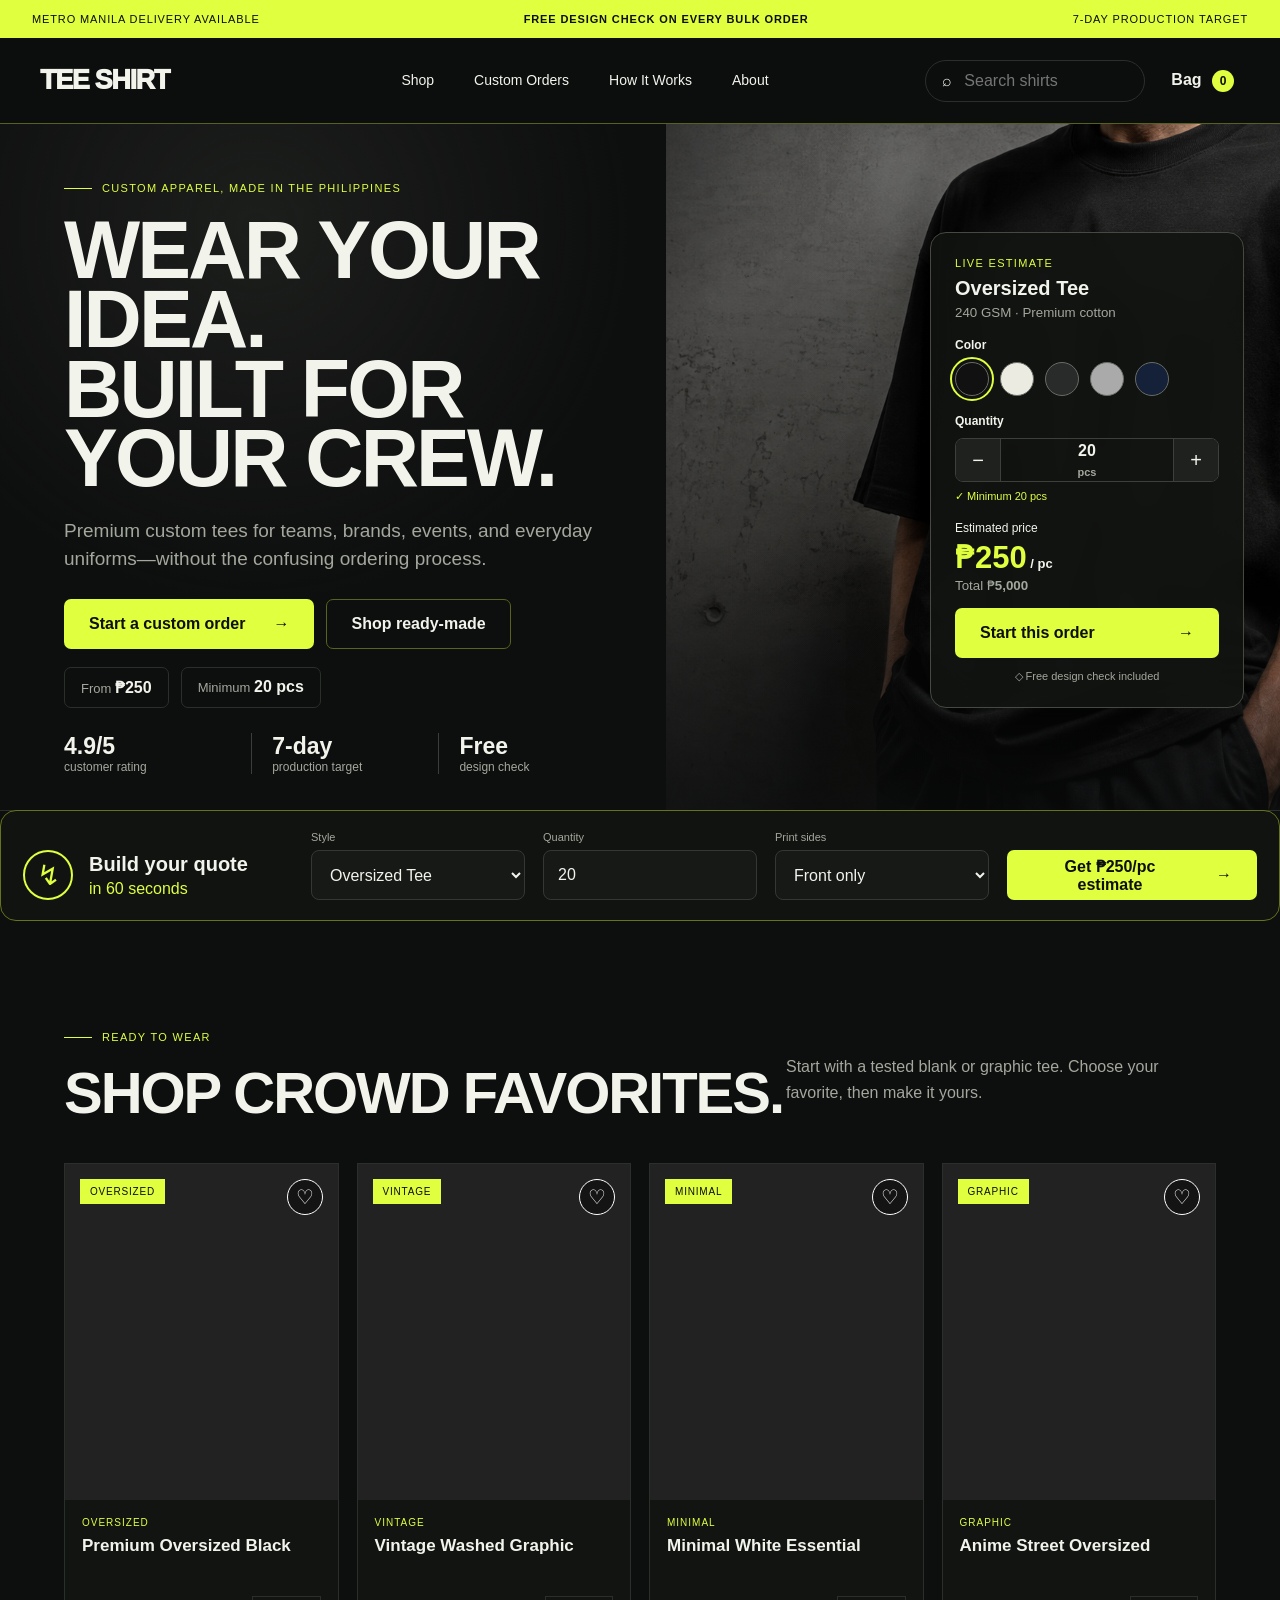
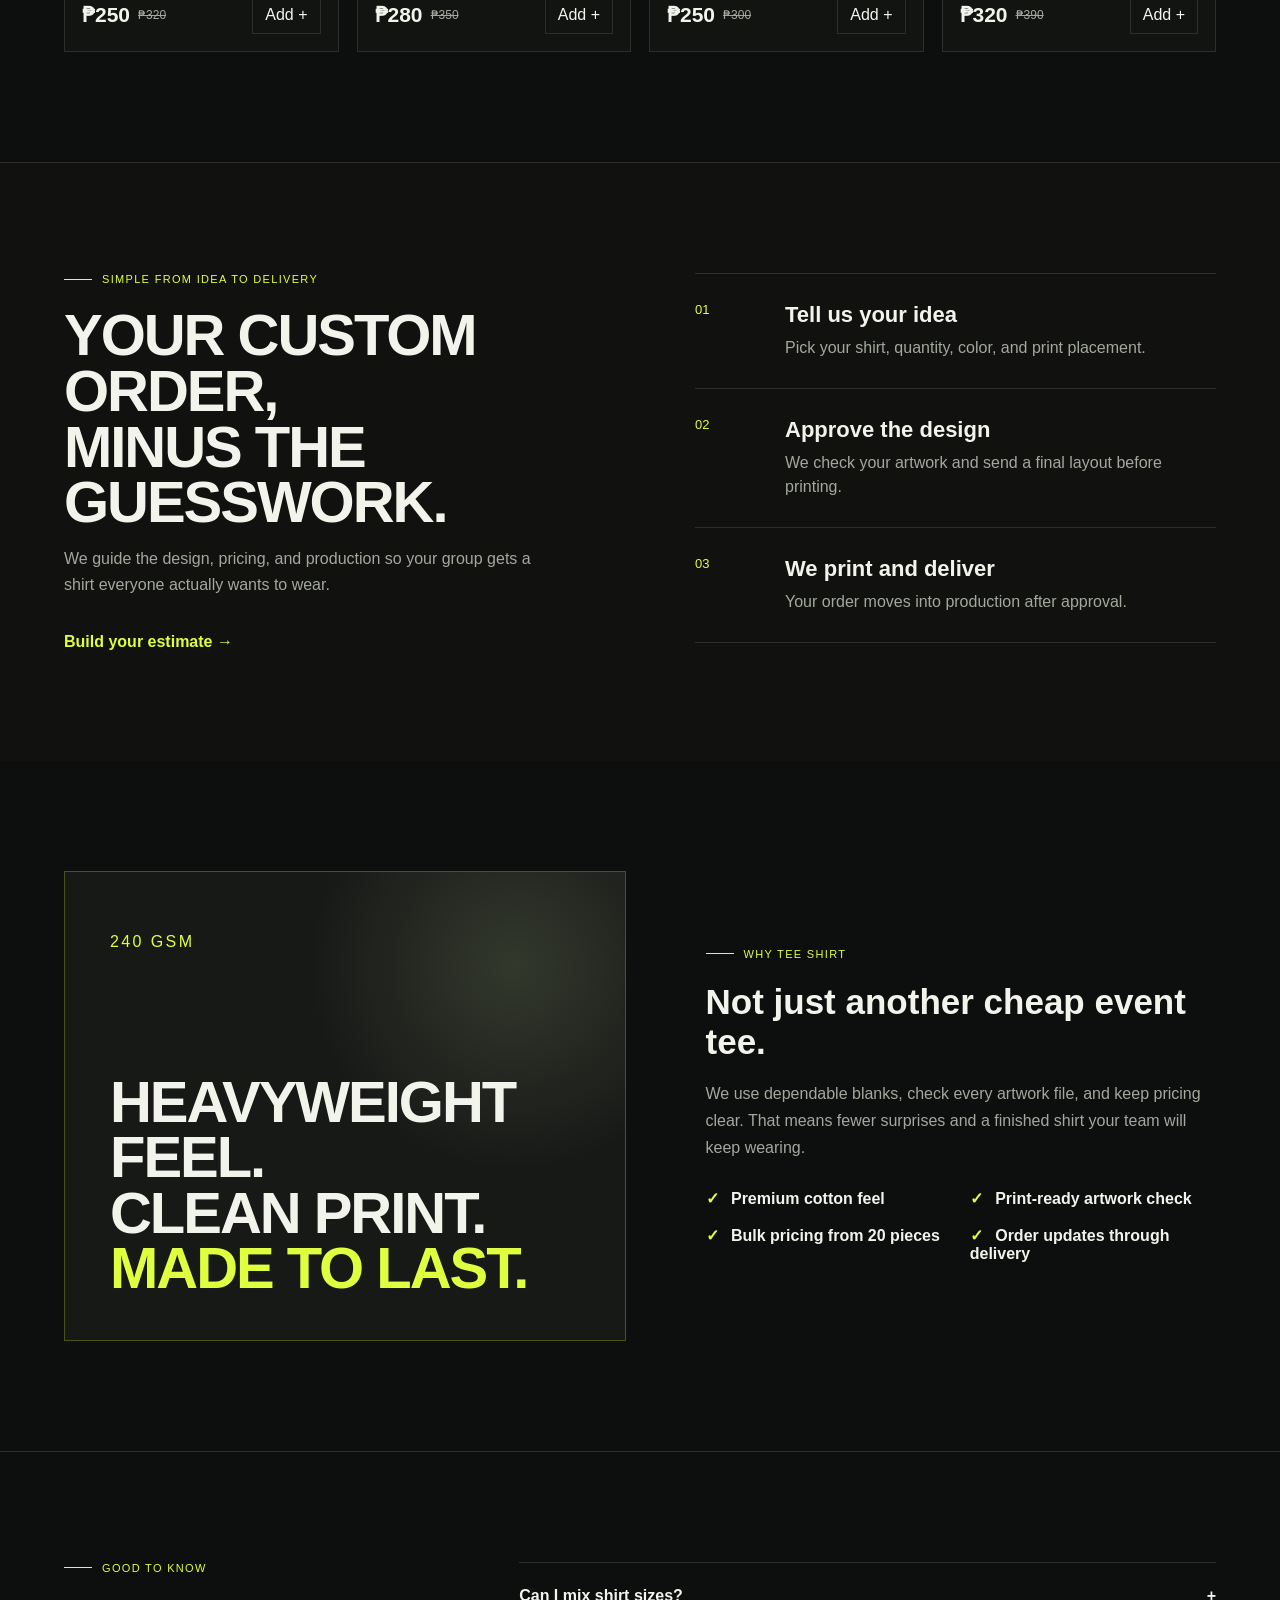
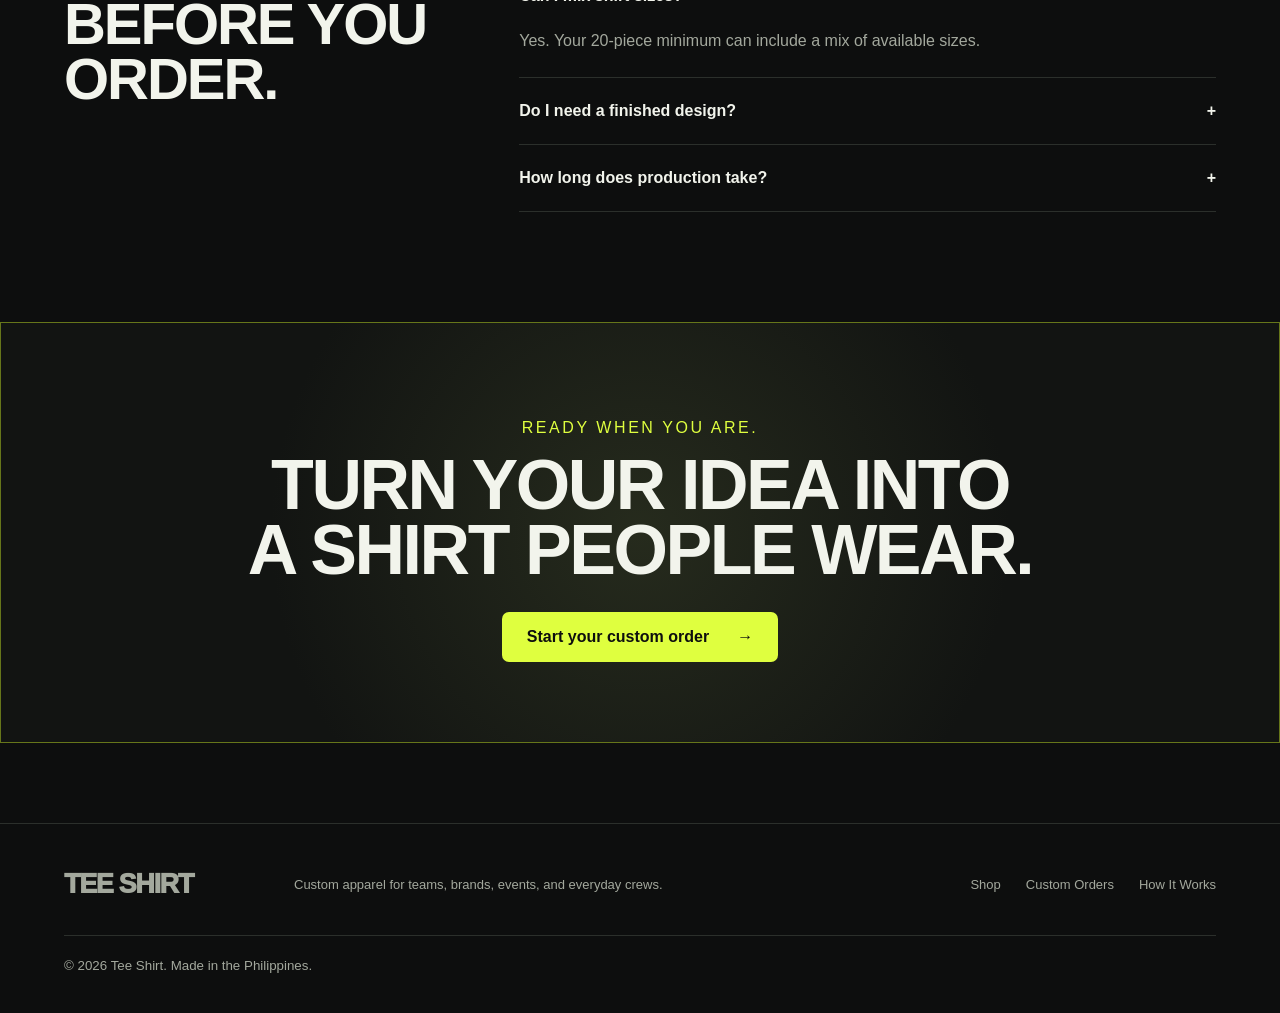
<file: index.html>
<!doctype html>
<html lang="en">
<head><meta charset="UTF-8"><meta name="viewport" content="width=device-width,initial-scale=1"><meta name="description" content="Premium custom shirts for teams, brands and events."><title>Tee Shirt — Custom Apparel</title><link rel="stylesheet" href="./styles.css"></head>
<body><main>
  <div class="announcement"><span>Metro Manila delivery available</span><strong>Free design check on every bulk order</strong><span>7-day production target</span></div>
  <header class="site-header"><a class="wordmark" href="#top">TEE SHIRT</a><nav><a href="#shop">Shop</a><a href="#quote">Custom Orders</a><a href="#process">How It Works</a><a href="#about">About</a></nav><div class="header-actions"><label class="search-box"><span>⌕</span><input id="search" aria-label="Search products" placeholder="Search shirts"></label><button class="cart-button" id="bag">Bag <span id="bagCount">0</span></button></div></header>
  <section class="hero" id="top"><div class="hero-copy"><p class="eyebrow"><span></span> Custom apparel, made in the Philippines</p><h1>Wear your idea.<br>Built for<br>your crew.</h1><p class="hero-lede">Premium custom tees for teams, brands, events, and everyday uniforms—without the confusing ordering process.</p><div class="hero-actions"><a class="button lime" href="#quote">Start a custom order <span>→</span></a><a class="button outline" href="#shop">Shop ready-made</a></div><div class="quick-facts"><span>From <strong>₱250</strong></span><span>Minimum <strong>20 pcs</strong></span></div><div class="trust-row"><div><strong>4.9/5</strong><span>customer rating</span></div><div><strong>7-day</strong><span>production target</span></div><div><strong>Free</strong><span>design check</span></div></div></div>
    <div class="hero-visual"><div class="product-config"><div class="config-heading"><span>Live estimate</span><strong id="cardStyle">Oversized Tee</strong><small>240 GSM · Premium cotton</small></div><div class="config-group"><span>Color</span><div class="swatches"><button class="swatch black active" aria-label="Black"></button><button class="swatch natural" aria-label="Natural"></button><button class="swatch charcoal" aria-label="Charcoal"></button><button class="swatch gray" aria-label="Gray"></button><button class="swatch navy" aria-label="Navy"></button></div></div><div class="config-group"><span>Quantity</span><div class="stepper"><button id="minus" aria-label="Decrease quantity">−</button><strong><b id="cardQty">20</b> <small>pcs</small></strong><button id="plus" aria-label="Increase quantity">+</button></div><small class="minimum">✓ Minimum 20 pcs</small></div><div class="price-block"><span>Estimated price</span><strong>₱<b id="cardPrice">250</b><small> / pc</small></strong><small>Total ₱<b id="cardTotal">5,000</b></small></div><button class="button lime full add-order">Start this order <span>→</span></button><p class="design-check">◇ Free design check included</p></div></div>
  </section>
  <section class="quote-dock" id="quote"><div class="quote-title"><span class="bolt">↯</span><div><strong>Build your quote</strong><span>in 60 seconds</span></div></div><label><span>Style</span><select id="style"><option>Oversized Tee</option><option>Classic Tee</option><option>Dry Fit</option></select></label><label><span>Quantity</span><input id="quantity" type="number" min="20" step="10" value="20"></label><label><span>Print sides</span><select id="sides"><option>Front only</option><option>Front + Back</option></select></label><button class="button lime add-order" id="estimate">Get ₱250/pc estimate <span>→</span></button></section>
  <section class="shop-section" id="shop"><div class="section-heading"><div><p class="eyebrow"><span></span> Ready to wear</p><h2>Shop crowd favorites.</h2></div><p>Start with a tested blank or graphic tee. Choose your favorite, then make it yours.</p></div><div class="product-grid" id="productGrid"></div><p class="no-results" id="noResults" hidden>No shirts matched your search.</p></section>
  <section class="process-section" id="process"><div class="process-intro"><p class="eyebrow"><span></span> Simple from idea to delivery</p><h2>Your custom order,<br>minus the guesswork.</h2><p>We guide the design, pricing, and production so your group gets a shirt everyone actually wants to wear.</p><a href="#quote">Build your estimate →</a></div><div class="steps"><article><span>01</span><div><h3>Tell us your idea</h3><p>Pick your shirt, quantity, color, and print placement.</p></div></article><article><span>02</span><div><h3>Approve the design</h3><p>We check your artwork and send a final layout before printing.</p></div></article><article><span>03</span><div><h3>We print and deliver</h3><p>Your order moves into production after approval.</p></div></article></div></section>
  <section class="about-section" id="about"><div class="quality-card"><p>240 GSM</p><h2>Heavyweight feel.<br>Clean print.<br><em>Made to last.</em></h2></div><div class="quality-copy"><p class="eyebrow"><span></span> Why Tee Shirt</p><h3>Not just another cheap event tee.</h3><p>We use dependable blanks, check every artwork file, and keep pricing clear. That means fewer surprises and a finished shirt your team will keep wearing.</p><ul><li><span>✓</span> Premium cotton feel</li><li><span>✓</span> Print-ready artwork check</li><li><span>✓</span> Bulk pricing from 20 pieces</li><li><span>✓</span> Order updates through delivery</li></ul></div></section>
  <section class="faq"><div><p class="eyebrow"><span></span> Good to know</p><h2>Before you order.</h2></div><div><details open><summary>Can I mix shirt sizes?<span>+</span></summary><p>Yes. Your 20-piece minimum can include a mix of available sizes.</p></details><details><summary>Do I need a finished design?<span>+</span></summary><p>No. Send your idea or rough reference and we’ll help make it print-ready.</p></details><details><summary>How long does production take?<span>+</span></summary><p>Our target is seven working days after final approval, depending on quantity and availability.</p></details></div></section>
  <section class="closing"><p>READY WHEN YOU ARE.</p><h2>Turn your idea into<br>a shirt people wear.</h2><a class="button lime" href="#quote">Start your custom order <span>→</span></a></section>
  <footer><a class="wordmark" href="#top">TEE SHIRT</a><p>Custom apparel for teams, brands, events, and everyday crews.</p><div><a href="#shop">Shop</a><a href="#quote">Custom Orders</a><a href="#process">How It Works</a></div><small>© 2026 Tee Shirt. Made in the Philippines.</small></footer>
  <div class="toast" id="toast" role="status" hidden></div>
</main><script src="./app.js"></script></body></html>
</file>
<file: styles.css>
:root{--ink:#0d0e0e;--raised:#171918;--line:#2b2f2b;--lime:#dfff3f;--paper:#f2f4ec;--muted:#a3a89d;--max:1440px}*{box-sizing:border-box}html{scroll-behavior:smooth;background:var(--ink)}body{margin:0;background:var(--ink);color:var(--paper);font-family:Arial,Helvetica,sans-serif;-webkit-font-smoothing:antialiased}button,input,select{font:inherit}button,a,select{transition:180ms ease}button{cursor:pointer}a{color:inherit;text-decoration:none}.announcement{height:38px;padding:0 max(32px,calc((100vw - var(--max))/2 + 40px));display:flex;align-items:center;justify-content:space-between;background:var(--lime);color:var(--ink);font-size:11px;text-transform:uppercase;letter-spacing:.08em}.site-header{height:86px;max-width:var(--max);margin:auto;padding:0 40px;display:grid;grid-template-columns:250px 1fr 360px;align-items:center;border-bottom:1px solid rgba(223,255,63,.35);background:rgba(13,14,14,.95);position:sticky;top:0;z-index:50;backdrop-filter:blur(18px)}.wordmark{font-size:27px;font-weight:950;letter-spacing:-.05em}.site-header nav{display:flex;justify-content:center;gap:40px;font-size:14px}.site-header nav a{padding:31px 0;border-bottom:2px solid transparent}.site-header nav a:hover{color:var(--lime);border-color:var(--lime)}.header-actions{display:flex;align-items:center;justify-content:flex-end;gap:20px}.search-box{height:42px;width:220px;padding:0 16px;display:flex;align-items:center;gap:10px;border:1px solid var(--line);border-radius:999px}.search-box:focus-within{border-color:var(--lime);width:245px}.search-box input{width:100%;border:0;outline:0;background:transparent;color:var(--paper)}.cart-button{border:0;background:none;color:var(--paper);font-weight:700}.cart-button span{display:inline-grid;place-items:center;min-width:22px;height:22px;margin-left:6px;border-radius:999px;background:var(--lime);color:var(--ink);font-size:12px}.hero{max-width:var(--max);min-height:662px;margin:auto;display:grid;grid-template-columns:52% 48%;border-bottom:1px solid var(--line);overflow:hidden;background:radial-gradient(circle at 20% 15%,#1c1e1c,transparent 32%),var(--ink)}.hero-copy{padding:58px 40px 36px 64px;position:relative;z-index:2}.eyebrow{display:flex;align-items:center;gap:10px;margin:0 0 22px;color:var(--lime);font-size:11px;text-transform:uppercase;letter-spacing:.12em}.eyebrow span{width:28px;height:1px;background:var(--lime)}.hero h1,.section-heading h2,.process-intro h2,.quality-card h2,.closing h2,.faq h2{margin:0;font-family:Impact,"Arial Narrow",sans-serif;text-transform:uppercase;font-weight:900;letter-spacing:-.035em}.hero h1{max-width:660px;font-size:clamp(68px,6.3vw,96px);line-height:.86}.hero-lede{max-width:570px;margin:24px 0 0;color:var(--muted);font-size:19px;line-height:1.45}.hero-actions{display:flex;gap:12px;margin-top:27px}.button{min-height:50px;padding:0 24px;border:1px solid transparent;border-radius:7px;display:inline-flex;align-items:center;justify-content:center;gap:28px;font-weight:800}.button:hover{transform:translateY(-2px)}.button.lime{background:var(--lime);color:var(--ink)}.button.lime:hover{background:#c9ec19;box-shadow:0 10px 32px rgba(223,255,63,.12)}.button.outline{border-color:#59631b}.button.outline:hover{border-color:var(--lime)}.button.full{width:100%;justify-content:space-between}.quick-facts{display:flex;gap:12px;margin-top:18px}.quick-facts>span{padding:10px 16px;border:1px solid var(--line);border-radius:7px;color:var(--muted);font-size:13px}.quick-facts strong{color:var(--paper);font-size:16px}.trust-row{display:grid;grid-template-columns:repeat(3,1fr);max-width:590px;margin-top:25px}.trust-row>div{padding-left:20px;border-left:1px solid #3a3d39}.trust-row>div:first-child{padding-left:0;border-left:0}.trust-row strong,.trust-row span{display:block}.trust-row strong{font-size:23px}.trust-row span{color:var(--muted);font-size:12px}.hero-visual{min-height:662px;position:relative;background:linear-gradient(90deg,rgba(13,14,14,.15),rgba(13,14,14,0)),url('./hero.png') center/cover no-repeat}.hero-visual:after{content:"";position:absolute;inset:0;background:linear-gradient(180deg,transparent 60%,rgba(13,14,14,.65))}.product-config{position:absolute;right:36px;top:108px;z-index:2;width:314px;padding:24px;border:1px solid #454941;border-radius:16px;background:rgba(18,20,18,.88);box-shadow:0 24px 70px rgba(0,0,0,.5);backdrop-filter:blur(18px)}.config-heading span,.config-heading strong,.config-heading small{display:block}.config-heading span{margin-bottom:8px;color:var(--lime);font-size:11px;text-transform:uppercase;letter-spacing:.12em}.config-heading strong{font-size:20px}.config-heading small{margin-top:5px;color:var(--muted)}.config-group{margin-top:18px}.config-group>span{display:block;margin-bottom:10px;font-size:12px;font-weight:700}.swatches{display:flex;gap:11px}.swatch{width:34px;height:34px;border:1px solid #686c65;border-radius:50%}.swatch.black{background:#111}.swatch.natural{background:#ecebe2}.swatch.charcoal{background:#292b2a}.swatch.gray{background:#aaa}.swatch.navy{background:#152039}.swatch.active{outline:2px solid var(--lime);outline-offset:3px}.stepper{height:44px;display:grid;grid-template-columns:44px 1fr 44px;border:1px solid #3c403a;border-radius:8px;overflow:hidden}.stepper button{border:0;background:#1e211e;color:var(--paper);font-size:20px}.stepper strong{display:grid;place-items:center;border-inline:1px solid #3c403a}.stepper small{font-size:11px;color:var(--muted)}.minimum{display:block;margin-top:8px;color:var(--lime);font-size:11px}.price-block{margin:18px 0 15px}.price-block>span,.price-block>small{display:block}.price-block>span{font-size:12px}.price-block strong{display:block;margin:4px 0 2px;color:var(--lime);font-size:31px}.price-block strong small{font-size:13px;color:var(--paper)}.price-block>small{color:var(--muted)}.design-check{margin:12px 0 0;text-align:center;color:var(--muted);font-size:11px}.quote-dock{max-width:calc(var(--max) - 72px);margin:-1px auto 0;padding:20px 22px;display:grid;grid-template-columns:270px 1fr 1fr 1fr 250px;gap:18px;align-items:end;border:1px solid #65741b;border-radius:16px;background:#111310;position:relative;z-index:5}.quote-title{display:flex;align-items:center;gap:16px}.quote-title .bolt{width:50px;height:50px;display:grid;place-items:center;border:2px solid var(--lime);border-radius:50%;color:var(--lime);font-size:28px}.quote-title strong,.quote-title span{display:block}.quote-title strong{font-size:20px}.quote-title div span{margin-top:4px;color:var(--lime)}.quote-dock label>span{display:block;margin-bottom:7px;color:var(--muted);font-size:11px}.quote-dock input,.quote-dock select{width:100%;height:50px;padding:0 14px;border:1px solid #343832;border-radius:8px;outline:0;background:#171917;color:var(--paper)}.quote-dock input:focus,.quote-dock select:focus{border-color:var(--lime)}
.shop-section,.process-section,.about-section,.faq{max-width:var(--max);margin:auto;padding:110px 64px}.section-heading{display:flex;align-items:end;justify-content:space-between;margin-bottom:42px}.section-heading h2,.process-intro h2,.faq h2{font-size:58px;line-height:.96}.section-heading>p{max-width:430px;color:var(--muted);line-height:1.6}.product-grid{display:grid;grid-template-columns:repeat(4,1fr);gap:18px}.product-card{border:1px solid var(--line);background:#121412;overflow:hidden;transition:.25s}.product-image{aspect-ratio:3/3.7;padding:15px;display:flex;align-items:flex-start;justify-content:space-between;background:#222 center/cover no-repeat;background-size:cover}.product-image span{padding:7px 10px;background:var(--lime);color:var(--ink);font-size:10px;text-transform:uppercase;letter-spacing:.08em}.product-image button{width:36px;height:36px;border:1px solid #fff;border-radius:50%;background:rgba(0,0,0,.4);color:#fff;font-size:20px}.product-card:hover{transform:translateY(-5px);border-color:#5d6823}.product-body{padding:17px}.product-body>p{margin:0;color:var(--lime);font-size:10px;text-transform:uppercase;letter-spacing:.1em}.product-body h3{min-height:44px;margin:8px 0 16px;font-size:17px}.product-body>div{display:flex;align-items:center;gap:8px}.product-body strong{font-size:21px}.product-body del{color:var(--muted);font-size:12px}.product-body button{margin-left:auto;padding:9px 12px;border:1px solid var(--line);background:transparent;color:var(--paper)}.product-body button:hover{background:var(--lime);color:var(--ink)}.no-results{text-align:center;color:var(--muted)}.process-section{display:grid;grid-template-columns:1fr 1fr;gap:110px;border-top:1px solid var(--line);background:#111210}.process-intro>p:not(.eyebrow){max-width:500px;color:var(--muted);line-height:1.65}.process-intro>a{display:inline-block;margin-top:18px;color:var(--lime);font-weight:800}.steps article{display:grid;grid-template-columns:70px 1fr;gap:20px;padding:28px 0;border-top:1px solid var(--line)}.steps article:last-child{border-bottom:1px solid var(--line)}.steps article>span{color:var(--lime);font-size:13px}.steps h3{margin:0 0 8px;font-size:22px}.steps p{margin:0;color:var(--muted);line-height:1.5}.about-section{display:grid;grid-template-columns:1.1fr 1fr;gap:80px;align-items:center}.quality-card{min-height:470px;padding:45px;display:flex;flex-direction:column;justify-content:space-between;border:1px solid #49541b;background:radial-gradient(circle at 80% 20%,#33382c,transparent 35%),#171917}.quality-card>p{color:var(--lime);letter-spacing:.15em}.quality-card h2{font-size:58px;line-height:.95}.quality-card em{color:var(--lime);font-style:normal}.quality-copy h3{font-size:35px;margin:0 0 18px}.quality-copy>p:not(.eyebrow){color:var(--muted);line-height:1.7}.quality-copy ul{padding:0;margin:28px 0 0;display:grid;grid-template-columns:1fr 1fr;gap:18px;list-style:none}.quality-copy li{font-weight:700}.quality-copy li span{color:var(--lime);margin-right:8px}.faq{display:grid;grid-template-columns:.7fr 1.3fr;gap:80px;border-top:1px solid var(--line)}details{border-top:1px solid var(--line)}details:last-child{border-bottom:1px solid var(--line)}summary{padding:24px 0;display:flex;justify-content:space-between;font-weight:800;cursor:pointer;list-style:none}details p{max-width:620px;margin:0 0 24px;color:var(--muted);line-height:1.55}.closing{max-width:calc(var(--max) - 80px);margin:0 auto 80px;padding:80px 60px;text-align:center;border:1px solid #66761a;background:radial-gradient(circle at center,#262b1d,transparent 55%),#121412}.closing>p{color:var(--lime);letter-spacing:.16em}.closing h2{font-size:70px;line-height:.92}.closing .button{margin-top:30px}footer{max-width:var(--max);margin:auto;padding:40px 64px;display:grid;grid-template-columns:200px 1fr auto;align-items:center;gap:30px;border-top:1px solid var(--line);color:var(--muted)}footer p{font-size:13px}footer>div{display:flex;gap:25px;font-size:13px}footer small{grid-column:1/-1;border-top:1px solid var(--line);padding-top:22px}.toast{position:fixed;right:28px;bottom:28px;z-index:100;padding:14px 18px;border:1px solid var(--lime);border-radius:8px;background:#171917;box-shadow:0 18px 50px #000}
@media(max-width:1100px){.site-header{grid-template-columns:190px 1fr auto}.site-header nav{gap:18px}.search-box{display:none}.hero{grid-template-columns:1fr 46%}.hero-copy{padding-left:40px}.product-config{right:18px;width:290px}.quote-dock{grid-template-columns:1fr 1fr 1fr}.quote-title{grid-column:1/-1}.quote-dock>.button{grid-column:3}.announcement span{display:none}.product-grid{grid-template-columns:repeat(2,1fr)}}@media(max-width:780px){.announcement{justify-content:center}.site-header{height:72px;padding:0 20px;grid-template-columns:1fr auto}.site-header nav{display:none}.hero{display:block}.hero-copy{padding:48px 20px}.hero h1{font-size:61px}.hero-lede{font-size:17px}.hero-visual{min-height:580px}.product-config{top:85px}.quote-dock{margin:0 14px;grid-template-columns:1fr}.quote-title,.quote-dock>.button{grid-column:auto}.hero-actions{flex-direction:column}.shop-section,.process-section,.about-section,.faq{padding:80px 20px}.section-heading,.process-section,.about-section,.faq{display:block}.section-heading h2,.process-intro h2,.faq h2,.quality-card h2{font-size:45px}.section-heading>p{margin-top:20px}.product-grid{grid-template-columns:1fr}.steps,.quality-copy,.faq>div:last-child{margin-top:45px}.quality-card{min-height:380px}.quality-copy ul{grid-template-columns:1fr}.closing{margin:0 14px 50px;padding:60px 20px}.closing h2{font-size:49px}footer{padding:35px 20px;display:block}footer>div{margin:25px 0}.trust-row{gap:10px}.trust-row>div{padding-left:10px}}@media(prefers-reduced-motion:reduce){*{scroll-behavior:auto!important;transition:none!important}}
</file>
